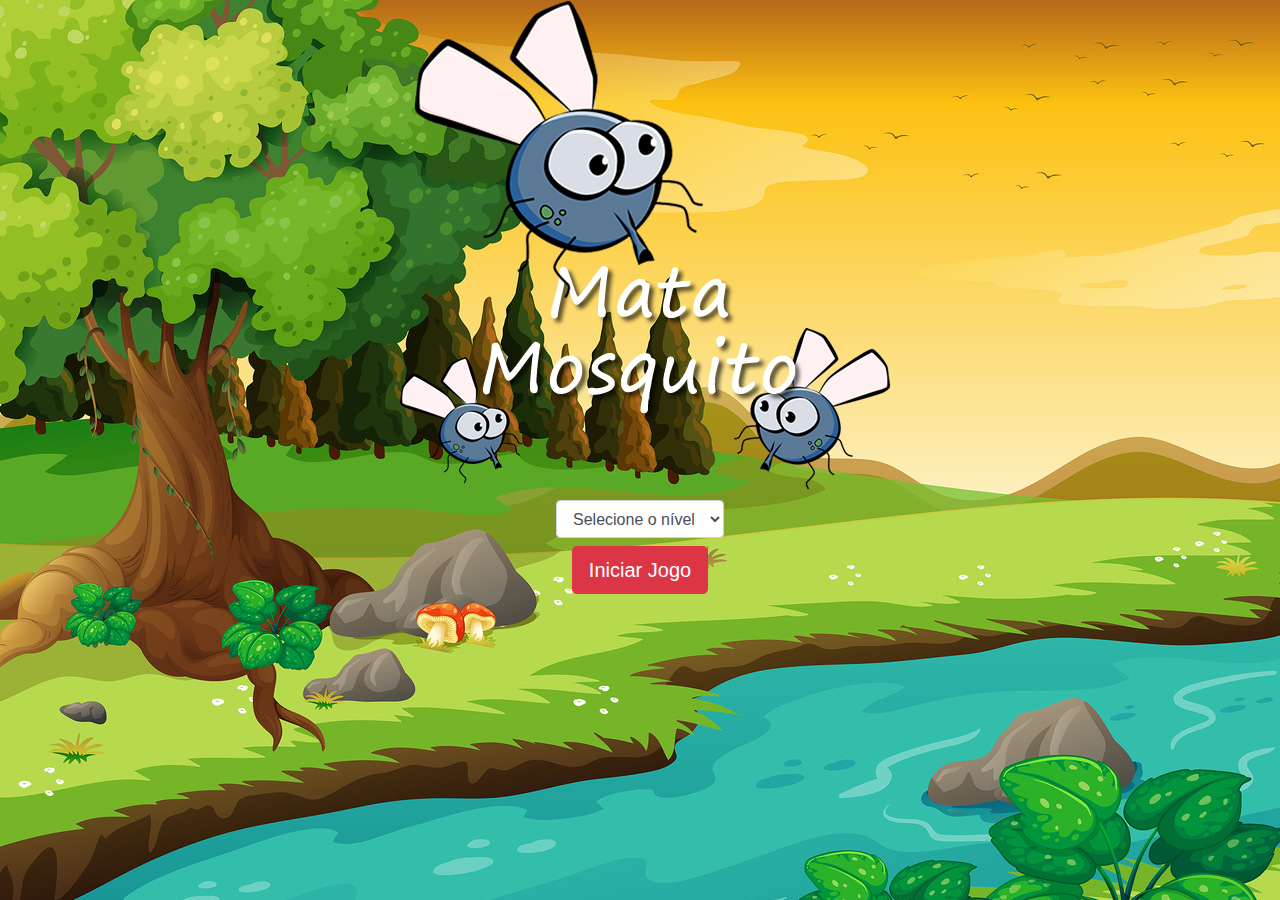
<file: index.html>
<!DOCTYPE html>
<html>
	<head>
		<title>Página Inicial</title>
        <meta charset="UTF-8">
		<link rel="stylesheet" href="https://maxcdn.bootstrapcdn.com/bootstrap/4.0.0/css/bootstrap.min.css" integrity="sha384-Gn5384xqQ1aoWXA+058RXPxPg6fy4IWvTNh0E263XmFcJlSAwiGgFAW/dAiS6JXm" crossorigin="anonymous">

		<link rel="stylesheet" href="estilo.css" />
        <script>
            function gameLevel (){
                var level = document.getElementById('level').value;
                if(level === ''){
                    alert("Selecione o grau de dificuldade para prosseguir.")
                    return false
                }
                window.location.href = "app.html?" + level
            }
        </script>
	</head>
	<body>

		<div class="container">
			<div class="row">
				<div class="col">
					<div class="d-flex justify-content-center">
						<img src="imagens/game.png" />
					</div>
				</div>
			</div>
            <div class="row">
				<div class="col">
                    <div class="d-flex justify-content-center">
                        <div class="mb-2">
                            <select class="form-control" id="level">
                                <option value="">Selecione o nível</option>
                                <option value="easy">Fácil</option>
                                <option value="medium">Médio</option>
                                <option value="hard">Difícil</option>
                            </select>
                        </div> 
                    </div>
                </div>
            </div>

			<div class="row">
				<div class="col">
					<div class="d-flex justify-content-center">
						<button type="button" class="btn btn-danger btn-lg" onclick="gameLevel()">Iniciar Jogo</button>
					</div>
				</div>
			</div>
		</div>

	</body>
</html>
</file>
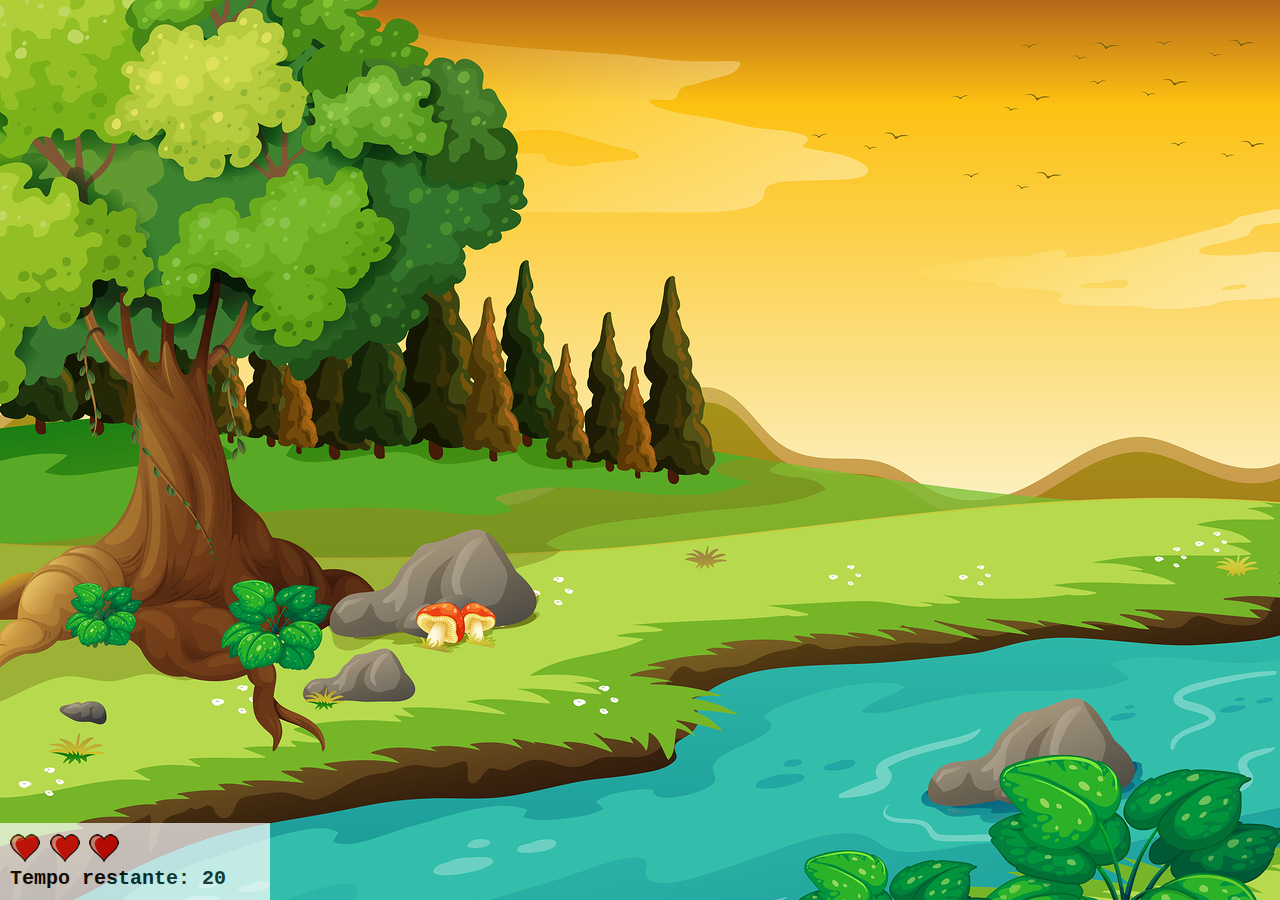
<file: app.html>
<!DOCTYPE html>
<html lang="en">
<head>
    <meta charset="UTF-8">
    <meta http-equiv="X-UA-Compatible" content="IE=edge">
    <meta name="viewport" content="width=device-width, initial-scale=1.0">
    <title>PEGA MOSQUITO</title>
    <script src="jogo.js"></script>
    <link rel="stylesheet" href="estilo.css">
</head>
<body onresize="flySize()">
    <div class="painel">
        <div class="vidas">
            <img id="v1" src="/imagens/coracao_cheio.png" alt="coracao cheio">
            <img id="v2" src="/imagens/coracao_cheio.png" alt="coracao cheio">
            <img id="v3" src="/imagens/coracao_cheio.png" alt="coracao cheio">
        </div>
        <div class="cronometro">
            Tempo restante: <span id="countdown"></span>
        </div>
    </div>
    <script>
    document.getElementById('countdown').innerHTML = time;
       var createFly = setInterval( function(){
            randomPosition()
        }, levelTime)
    </script>
</body>
</html>
</file>
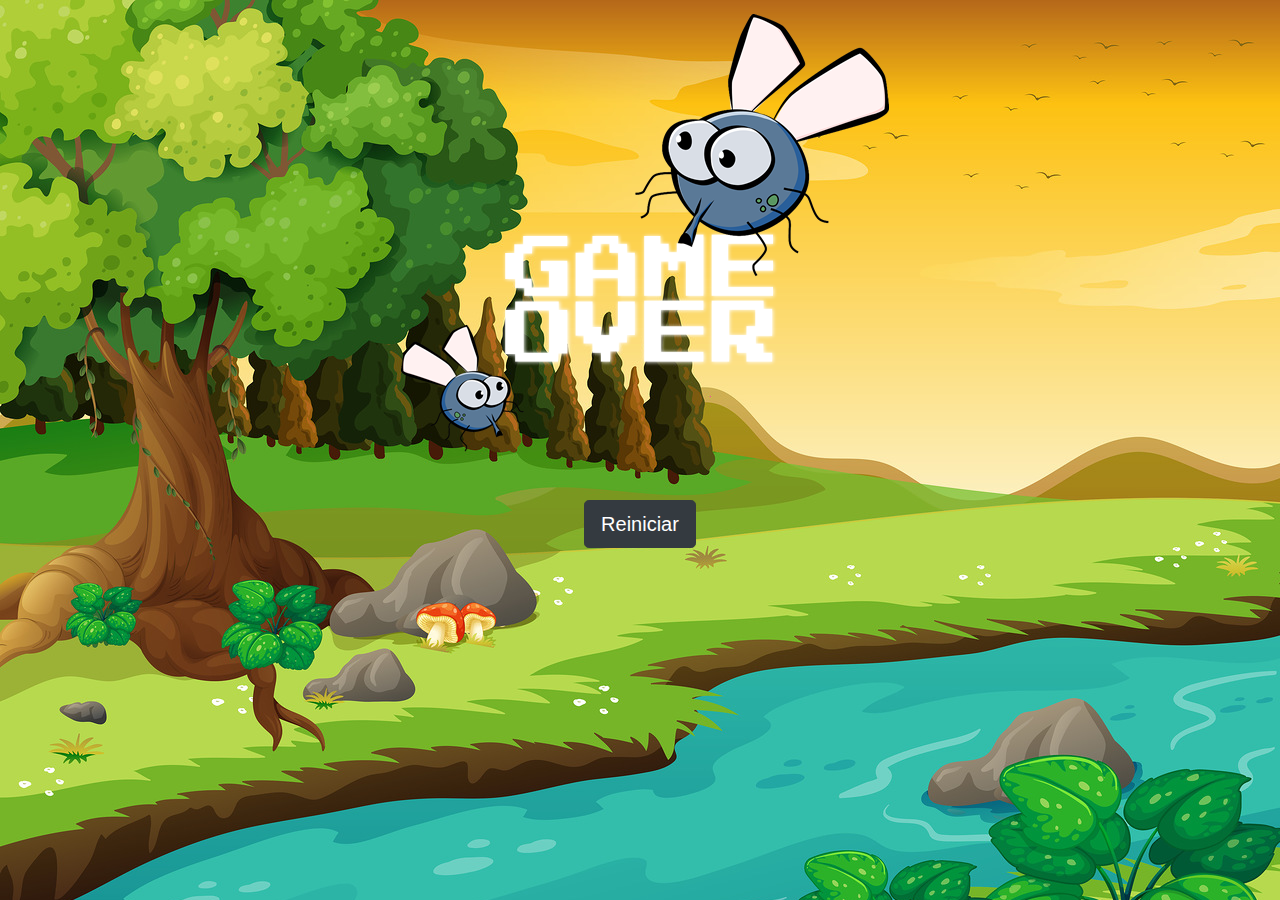
<file: endgame.html>
<!DOCTYPE html>
<html>
	<head>
		<title></title>

		<link rel="stylesheet" href="https://maxcdn.bootstrapcdn.com/bootstrap/4.0.0/css/bootstrap.min.css" integrity="sha384-Gn5384xqQ1aoWXA+058RXPxPg6fy4IWvTNh0E263XmFcJlSAwiGgFAW/dAiS6JXm" crossorigin="anonymous">

		<link rel="stylesheet" href="estilo.css" />
	</head>
	<body>

		<div class="container">
			<div class="row">
				<div class="col">
					<div class="d-flex justify-content-center">
						<img src="imagens/game_over.png" />
					</div>
				</div>
			</div>


			<div class="row">
				<div class="col">
					<div class="d-flex justify-content-center">
						<button type="button" class="btn btn-dark btn-lg" onclick="window.location.href = 'app.html' ">Reiniciar</button>
					</div>
				</div>
			</div>
		</div>

	</body>
</html>
</file>
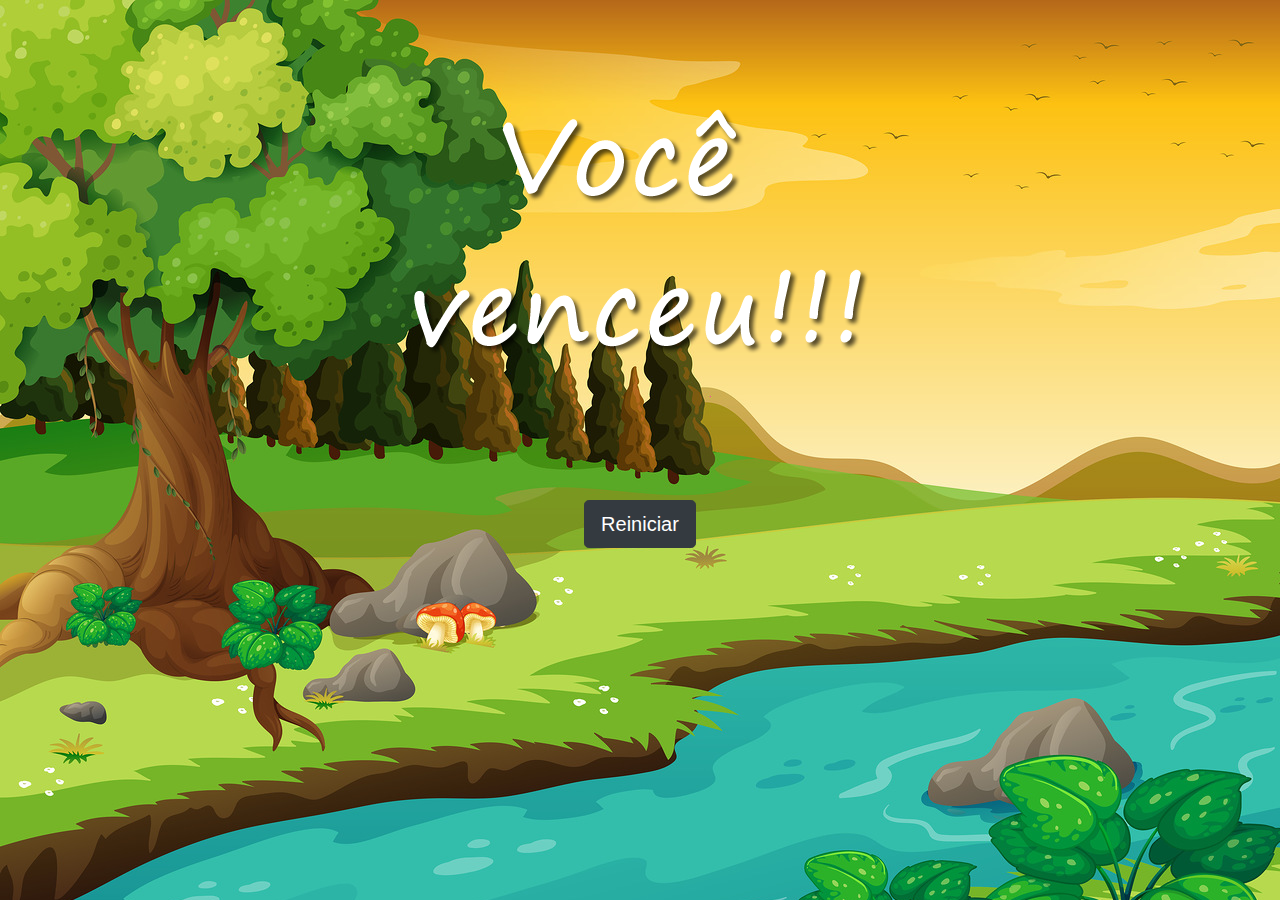
<file: victory.html>
<!DOCTYPE html>
<html>
	<head>
		<title></title>

		<link rel="stylesheet" href="https://maxcdn.bootstrapcdn.com/bootstrap/4.0.0/css/bootstrap.min.css" integrity="sha384-Gn5384xqQ1aoWXA+058RXPxPg6fy4IWvTNh0E263XmFcJlSAwiGgFAW/dAiS6JXm" crossorigin="anonymous">

		<link rel="stylesheet" href="estilo.css" />
	</head>
	<body>

		<div class="container">
			<div class="row">
				<div class="col">
					<div class="d-flex justify-content-center">
						<img src="imagens/vitoria.png" />
					</div>
				</div>
			</div>


			<div class="row">
				<div class="col">
					<div class="d-flex justify-content-center">
						<button type="button" class="btn btn-dark btn-lg" onclick="window.location.href = 'index.html' ">Reiniciar</button>
					</div>
				</div>
			</div>
		</div>

	</body>
</html>
</file>
<file: estilo.css>
html{
	cursor: url(imagens/mata_mosca.png) 30 30, auto;
}
body{
	background-image: url(imagens/bg.jpg);
	background-repeat: no-repeat;
	background-size: 100%;
}
.fly1 {
	width: 50px;
	height: 50px;
}
.fly2 {
	width: 70px;
	height: 70px;
}
.fly3 {
	width: 100px;
	height: 100px;
}
.sideA {
	transform: scaleX(1);
}

.sideB {
	transform: scaleX(-1);
}

.painel {
	font-family: 'Courier New', Courier, monospace;
	position: absolute;
	width:250px;
	padding: 10px;
	left: 0px;
	bottom: 0px;
	border-top: solid 1px #fff;
	background-color: #fff;
	opacity: 0.7;
}
.vidas{
	float: left;
}
.cronometro{
	float: left;
	font-size: 20px;
	font-weight: bold;
}
</file>
